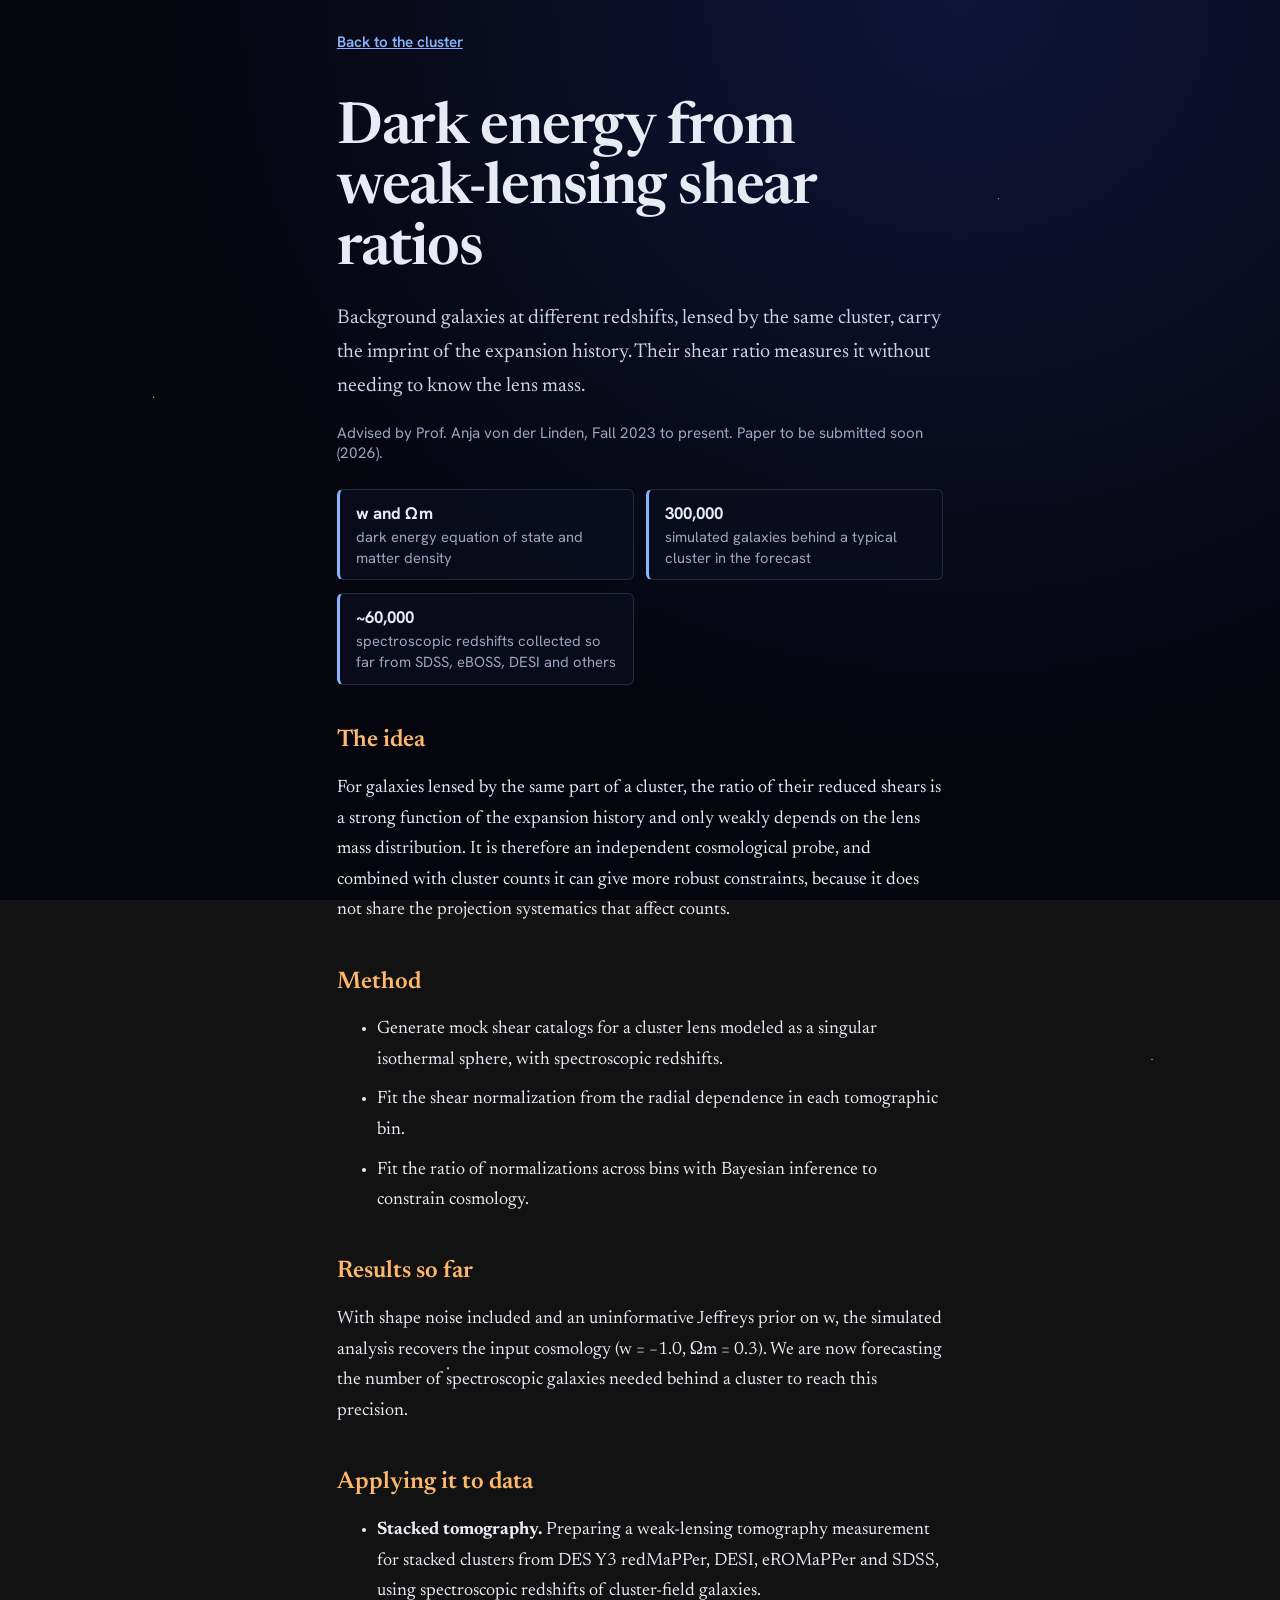
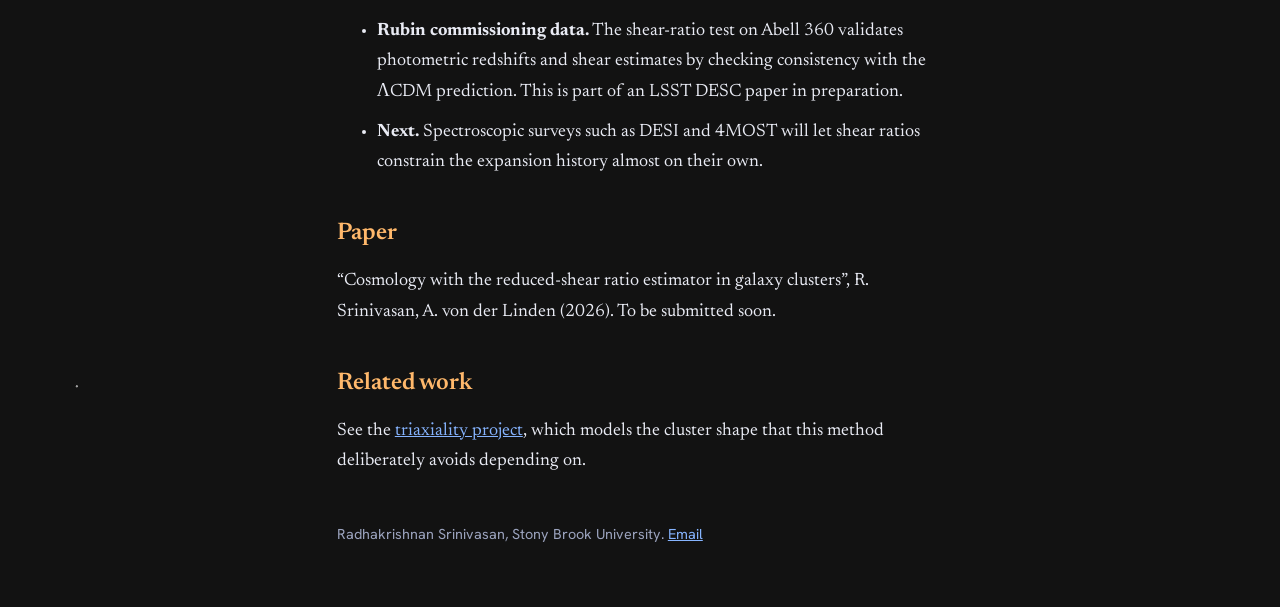
<file: shear-ratios.html>
<!DOCTYPE html>
<html lang="en">
<head>
<meta charset="utf-8">
<meta name="viewport" content="width=device-width, initial-scale=1">
<title>Weak-lensing shear ratios | Radhakrishnan Srinivasan</title>
<link href="https://fonts.googleapis.com/css2?family=Newsreader:opsz,wght@6..72,400;6..72,600&family=Hanken+Grotesk:wght@400;600&display=swap" rel="stylesheet">
<link rel="stylesheet" href="project.css">
</head>
<body>
<header><a href="index.html#research">Back to the cluster</a></header>
<main>
<h1>Dark energy from weak-lensing shear ratios</h1>
<p class="lede">Background galaxies at different redshifts, lensed by the same cluster, carry the imprint of the expansion history. Their shear ratio measures it without needing to know the lens mass.</p>
<p class="meta">Advised by Prof. Anja von der Linden, Fall 2023 to present. Paper to be submitted soon (2026).</p>

<div class="stat">
<div><b>w and Ωm</b>dark energy equation of state and matter density</div>
<div><b>300,000</b>simulated galaxies behind a typical cluster in the forecast</div>
<div><b>~60,000</b>spectroscopic redshifts collected so far from SDSS, eBOSS, DESI and others</div>
</div>

<h2>The idea</h2>
<p>For galaxies lensed by the same part of a cluster, the ratio of their reduced shears is a strong function of the expansion history and only weakly depends on the lens mass distribution. It is therefore an independent cosmological probe, and combined with cluster counts it can give more robust constraints, because it does not share the projection systematics that affect counts.</p>

<h2>Method</h2>
<ul>
<li>Generate mock shear catalogs for a cluster lens modeled as a singular isothermal sphere, with spectroscopic redshifts.</li>
<li>Fit the shear normalization from the radial dependence in each tomographic bin.</li>
<li>Fit the ratio of normalizations across bins with Bayesian inference to constrain cosmology.</li>
</ul>

<h2>Results so far</h2>
<p>With shape noise included and an uninformative Jeffreys prior on w, the simulated analysis recovers the input cosmology (w = −1.0, Ωm = 0.3). We are now forecasting the number of spectroscopic galaxies needed behind a cluster to reach this precision.</p>

<h2>Applying it to data</h2>
<ul>
<li><b>Stacked tomography.</b> Preparing a weak-lensing tomography measurement for stacked clusters from DES Y3 redMaPPer, DESI, eROMaPPer and SDSS, using spectroscopic redshifts of cluster-field galaxies.</li>
<li><b>Rubin commissioning data.</b> The shear-ratio test on Abell 360 validates photometric redshifts and shear estimates by checking consistency with the ΛCDM prediction. This is part of an LSST DESC paper in preparation.</li>
<li><b>Next.</b> Spectroscopic surveys such as DESI and 4MOST will let shear ratios constrain the expansion history almost on their own.</li>
</ul>

<h2>Paper</h2>
<p>“Cosmology with the reduced-shear ratio estimator in galaxy clusters”, R. Srinivasan, A. von der Linden (2026). To be submitted soon.</p>

<h2>Related work</h2>
<p>See the <a href="triaxiality.html">triaxiality project</a>, which models the cluster shape that this method deliberately avoids depending on.</p>
</main>
<footer>Radhakrishnan Srinivasan, Stony Brook University. <a href="mailto:radhakrishnan.srinivasan@stonybrook.edu">Email</a></footer>
</body>
</html>
</file>
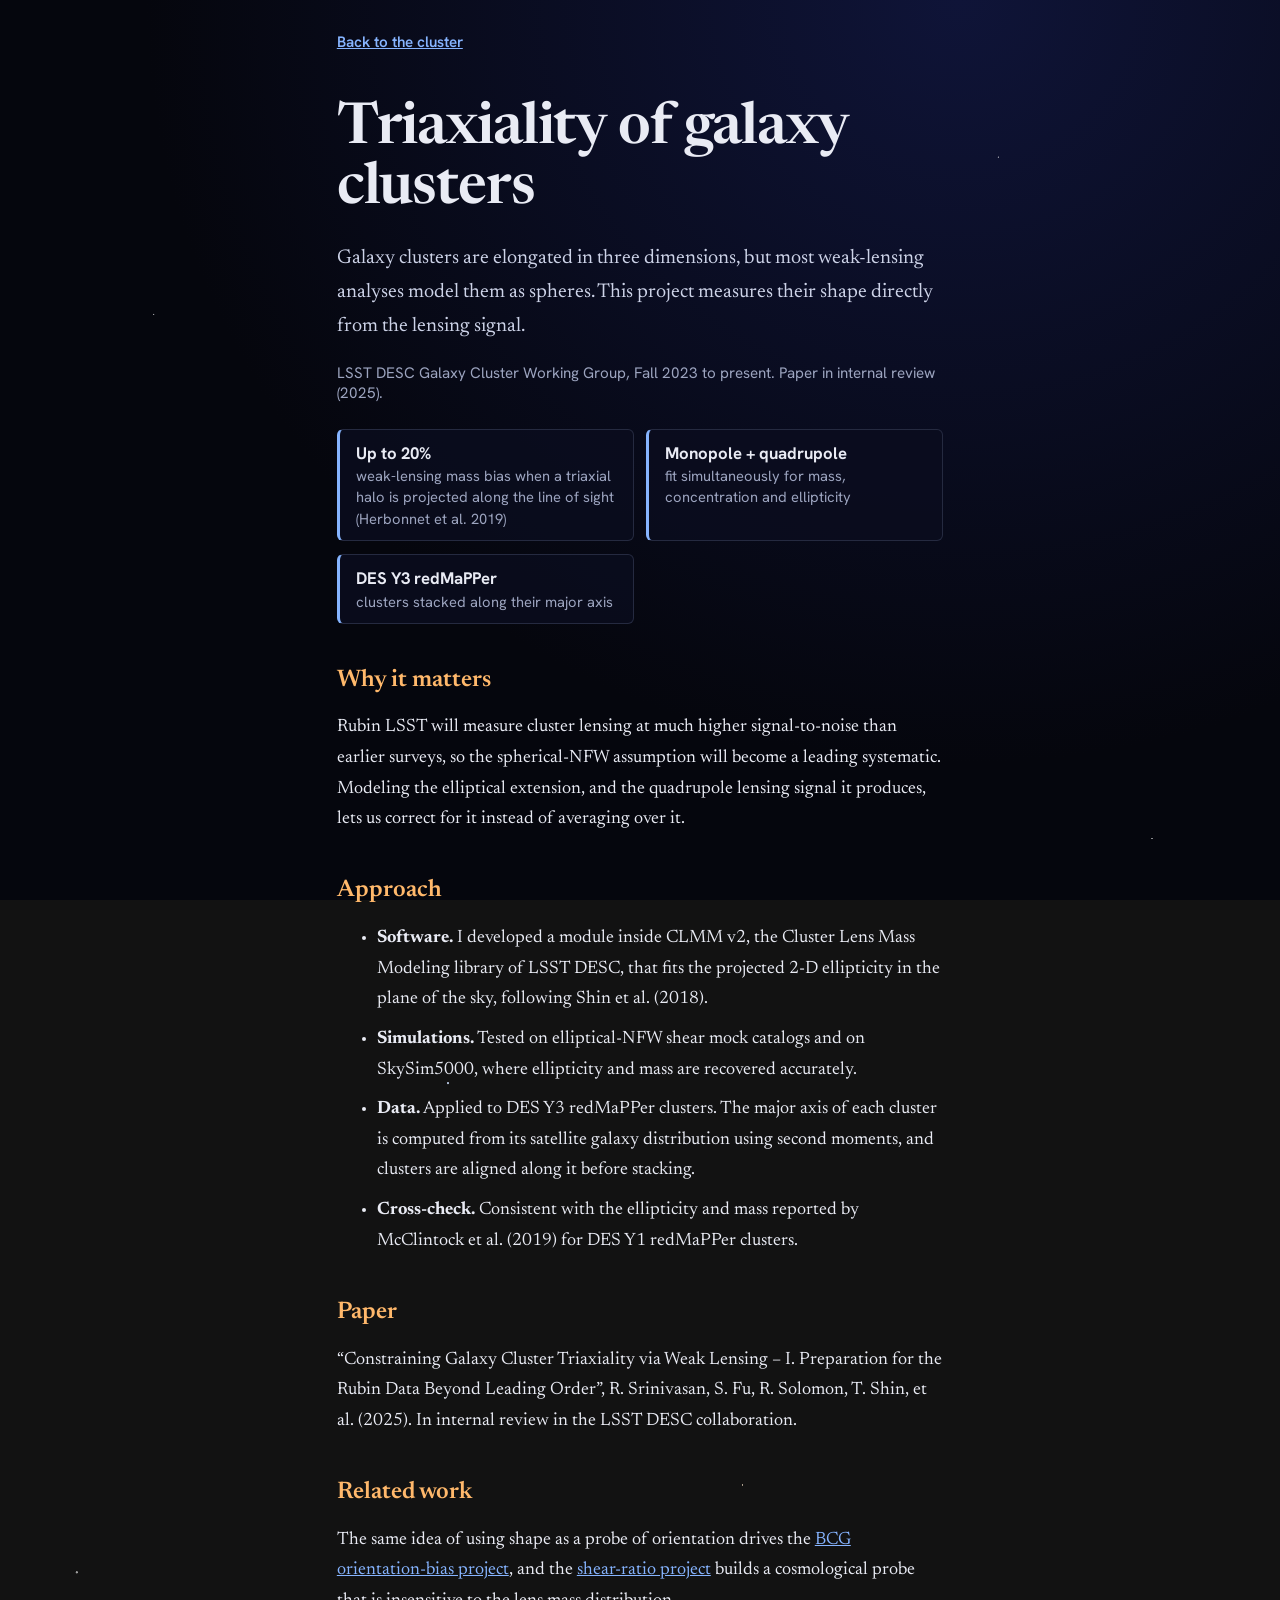
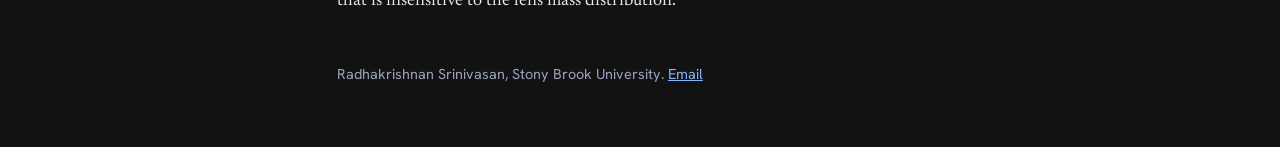
<file: triaxiality.html>
<!DOCTYPE html>
<html lang="en">
<head>
<meta charset="utf-8">
<meta name="viewport" content="width=device-width, initial-scale=1">
<title>Triaxiality of galaxy clusters | Radhakrishnan Srinivasan</title>
<link href="https://fonts.googleapis.com/css2?family=Newsreader:opsz,wght@6..72,400;6..72,600&family=Hanken+Grotesk:wght@400;600&display=swap" rel="stylesheet">
<link rel="stylesheet" href="project.css">
</head>
<body>
<header><a href="index.html#research">Back to the cluster</a></header>
<main>
<h1>Triaxiality of galaxy clusters</h1>
<p class="lede">Galaxy clusters are elongated in three dimensions, but most weak-lensing analyses model them as spheres. This project measures their shape directly from the lensing signal.</p>
<p class="meta">LSST DESC Galaxy Cluster Working Group, Fall 2023 to present. Paper in internal review (2025).</p>

<div class="stat">
<div><b>Up to 20%</b>weak-lensing mass bias when a triaxial halo is projected along the line of sight (Herbonnet et al. 2019)</div>
<div><b>Monopole + quadrupole</b>fit simultaneously for mass, concentration and ellipticity</div>
<div><b>DES Y3 redMaPPer</b>clusters stacked along their major axis</div>
</div>

<h2>Why it matters</h2>
<p>Rubin LSST will measure cluster lensing at much higher signal-to-noise than earlier surveys, so the spherical-NFW assumption will become a leading systematic. Modeling the elliptical extension, and the quadrupole lensing signal it produces, lets us correct for it instead of averaging over it.</p>

<h2>Approach</h2>
<ul>
<li><b>Software.</b> I developed a module inside CLMM v2, the Cluster Lens Mass Modeling library of LSST DESC, that fits the projected 2-D ellipticity in the plane of the sky, following Shin et al. (2018).</li>
<li><b>Simulations.</b> Tested on elliptical-NFW shear mock catalogs and on SkySim5000, where ellipticity and mass are recovered accurately.</li>
<li><b>Data.</b> Applied to DES Y3 redMaPPer clusters. The major axis of each cluster is computed from its satellite galaxy distribution using second moments, and clusters are aligned along it before stacking.</li>
<li><b>Cross-check.</b> Consistent with the ellipticity and mass reported by McClintock et al. (2019) for DES Y1 redMaPPer clusters.</li>
</ul>

<h2>Paper</h2>
<p>“Constraining Galaxy Cluster Triaxiality via Weak Lensing – I. Preparation for the Rubin Data Beyond Leading Order”, R. Srinivasan, S. Fu, R. Solomon, T. Shin, et al. (2025). In internal review in the LSST DESC collaboration.</p>

<h2>Related work</h2>
<p>The same idea of using shape as a probe of orientation drives the <a href="index.html#bcg">BCG orientation-bias project</a>, and the <a href="shear-ratios.html">shear-ratio project</a> builds a cosmological probe that is insensitive to the lens mass distribution.</p>
</main>
<footer>Radhakrishnan Srinivasan, Stony Brook University. <a href="mailto:radhakrishnan.srinivasan@stonybrook.edu">Email</a></footer>
</body>
</html>
</file>
<file: project.css>
:root{--bg:#05060d;--fg:#e9ebf4;--mut:#9ca4bf;--warm:#ffb86b;--cool:#86b4ff;--line:#252a40;color-scheme:dark}
*{box-sizing:border-box}
body{margin:0;color:var(--fg);font:18px/1.7 "Newsreader",Georgia,serif;
background:
radial-gradient(1px 1px at 12% 18%,#fff9 50%,transparent),radial-gradient(1px 1px at 78% 9%,#fff8 50%,transparent),
radial-gradient(1.5px 1.5px at 35% 62%,#cfe0ffcc 50%,transparent),radial-gradient(1px 1px at 90% 48%,#fff8 50%,transparent),
radial-gradient(1px 1px at 58% 85%,#ffe9cfaa 50%,transparent),radial-gradient(1.5px 1.5px at 6% 90%,#fff9 50%,transparent),
radial-gradient(ellipse at 75% 0,#0f1438 0,var(--bg) 60%) fixed}
header,main,footer{max-width:760px;margin:0 auto;padding:0 6vw}
header{padding-top:2rem;font:600 .95rem "Hanken Grotesk",system-ui,sans-serif}
a{color:var(--cool)}a:focus-visible{outline:2px solid var(--warm);outline-offset:2px}
h1{font:600 clamp(2.2rem,5.5vw,3.6rem)/1.05 "Newsreader",Georgia,serif;letter-spacing:-.02em;margin:3rem 0 .5rem}
h2{font:600 1.5rem/1.2 "Newsreader",Georgia,serif;margin:2.6rem 0 .6rem;color:var(--warm)}
.lede{font-size:1.25rem;color:#cdd3e8}
.meta{font:400 .95rem "Hanken Grotesk",system-ui,sans-serif;color:var(--mut)}
.stat{display:grid;grid-template-columns:repeat(auto-fit,minmax(200px,1fr));gap:.8rem;margin:1.6rem 0}
.stat div{border:1px solid var(--line);border-left:3px solid var(--cool);border-radius:6px;padding:.7rem 1rem;background:#0a0d1ecc;font:400 .92rem/1.45 "Hanken Grotesk",system-ui,sans-serif;color:var(--mut)}
.stat b{display:block;color:var(--fg);font-size:1.05rem}
li{margin-bottom:.5em}
footer{padding-bottom:4rem;margin-top:3rem;font:400 .9rem "Hanken Grotesk",system-ui,sans-serif;color:var(--mut)}
</file>
